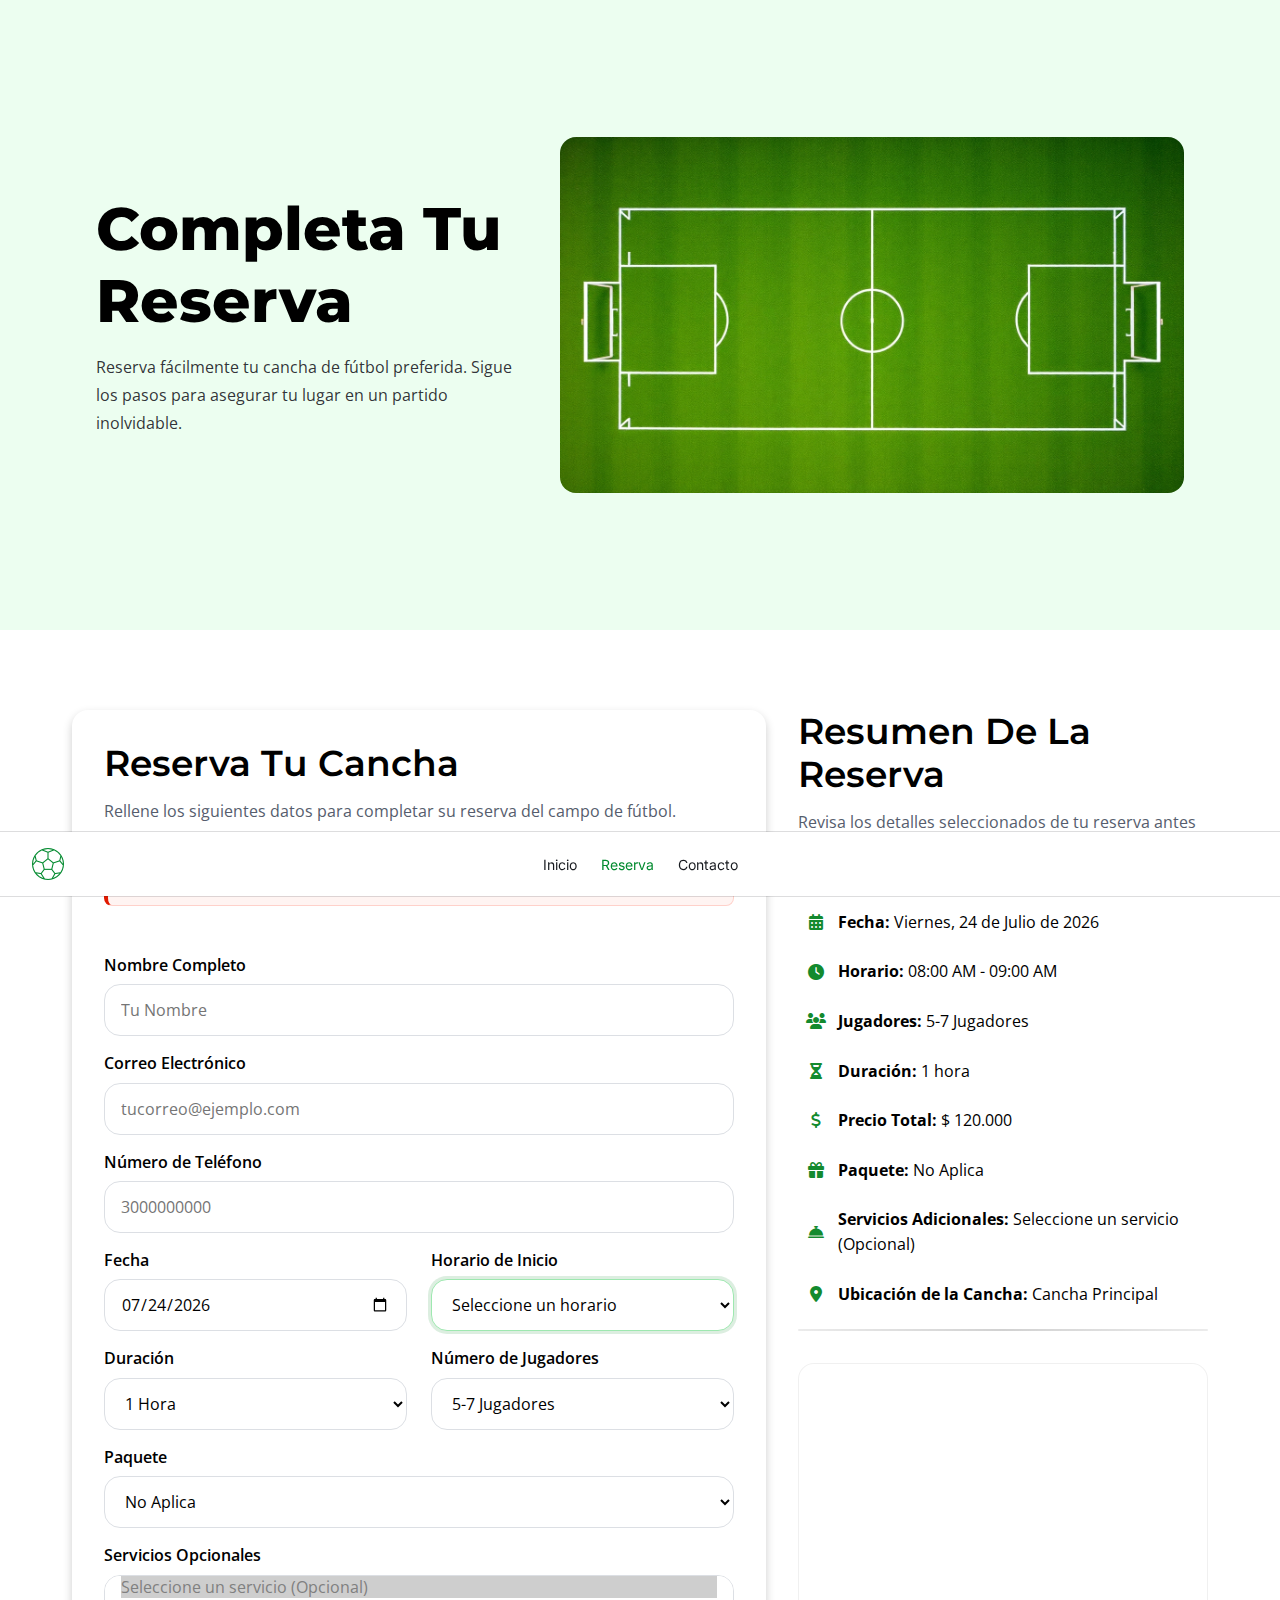
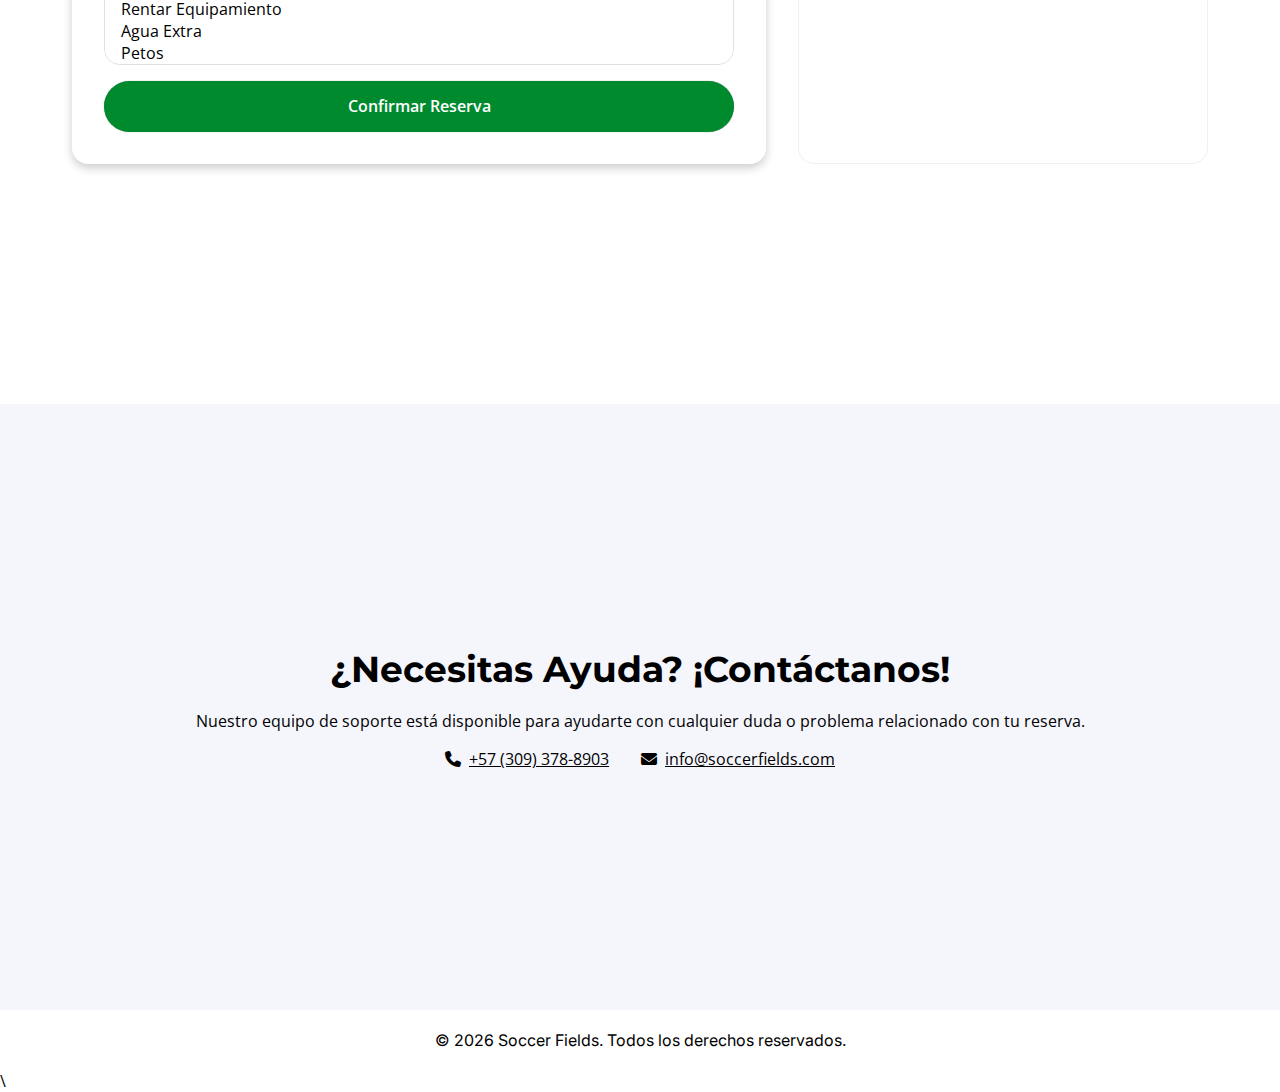
<file: pagos.html>
<!DOCTYPE html>
<html lang="es">

<head>
    <meta charset="UTF-8">
    <meta name="viewport" content="width=device-width, initial-scale=1.0">
    <title>Soccer Fields - Reserva de Canchas de Fútbol en Barranquilla</title>
    <meta name="description"
        content="Reserva canchas de fútbol en Barranquilla de forma rápida y sencilla. Canchas con iluminación LED, estacionamiento, duchas modernas y césped sintético profesional.">
    <meta name="keywords"
        content="reserva de canchas, canchas de fútbol, Barranquilla, alquiler de canchas, soccer fields, fútbol 5, fútbol sintético">
    <meta name="author" content="Sebastian Llanos, Daniel Lopez & Carlos Villalobos">
    <meta name="robots" content="index, follow">
    <link rel="icon" href="img/soccerfieldslogo.png" type="image/x-icon">
    <link rel="stylesheet" href="css/pagos.css">
    <link rel="stylesheet" href="https://cdnjs.cloudflare.com/ajax/libs/font-awesome/6.5.0/css/all.min.css">
</head>

<body>
    <header class="header">
        <nav class="header__nav" aria-label="Menú principal">
            <!-- Logo -->
            <a href="index.html" class="header__logo-link">
                <img class="header__logo" src="img/soccerfieldslogo.png" height="32" width="32" alt="Logo Soccer Fields"
                    loading="lazy">
            </a>

            <!-- Menú de navegación -->
            <ul class="header__ul">
                <li class="header__nav--item"><a href="#inicio" class="onscreen">Inicio</a></li>
                <li class="header__nav--item"><a href="#formulario__reserva">Reserva</a></li>
                <li class="header__nav--item"><a href="#contacto">Contacto</a></li>
                <span class="hover-underline" aria-hidden="true"></span>
            </ul>

            <!-- Botón Hamburger (solo móvil) -->
            <button class="nav__hamburger" aria-label="Abrir menú" aria-controls="menu-lista" aria-expanded="false">
                <span class="bar" aria-hidden="true"></span>
                <span class="bar" aria-hidden="true"></span>
                <span class="bar" aria-hidden="true"></span>
            </button>
        </nav>
    </header>
    <main>
        <!-- Confirmación de reserva -->
        <section id="inicio" class="reserva__hero" aria-labelledby="reserva-title">
            <div class="reserva__texto--container">
                <div class="reserva__texto">
                    <h1 class="reserva__title">Completa Tu Reserva</h1>
                    <p>Reserva fácilmente tu cancha de fútbol preferida. Sigue los pasos para asegurar tu lugar en un
                        partido inolvidable.</p>
                </div>
                <div class="reserva__imagen">
                    <img src="img/cancha_vista_aerea.png" alt="Vista aérea de una cancha de fútbol profesional"
                        width="1344" height="768" loading="lazy">
                </div>
            </div>
        </section>

        <!--Detalles de reservación-->
        <section id="formulario__reserva" class="formulario__reserva">
            <div class="formulario__container">
                <div class="formulario__container--text">
                    <h2 class="formulario__title">Reserva Tu Cancha</h2>
                    <p class="formulario__description">Rellene los siguientes datos para completar su reserva del campo
                        de fútbol.</p>
                    <span id="pago-error" class="error" hidden aria-live="polite"></span>
                </div>
                <!--Formulario de la Reserva-->
                <form class="formulario" action="#" method="post">
                    <div class="flex-container-column">
                        <label for="nombre_completo">Nombre Completo</label>
                        <input type="text" placeholder="Tu Nombre" name="nombre_completo" id="nombre_completo" required>
                    </div>

                    <div class="flex-container-column">
                        <label for="email">Correo Electrónico</label>
                        <input type="email" placeholder="tucorreo@ejemplo.com" name="email" id="email" required>
                    </div>

                    <div class="flex-container-column">
                        <label for="telefono">Número de Teléfono</label>
                        <input type="tel" placeholder="3000000000" name="telefono" id="telefono" required>
                    </div>

                    <!-- Fecha + Horario (fila con 2 columnas) -->
                    <div class="flex-container-row form-inputs-container">
                        <div class="flex-container-column">
                            <label for="fecha">Fecha</label>
                            <input type="date" name="fecha" id="fecha" required>
                        </div>

                        <div class="flex-container-column">
                            <label for="hora_inicio">Horario de Inicio</label>
                            <select name="hora_inicio" id="hora_inicio" required>
                                <option value="" disabled selected>Seleccione un horario</option>
                                <option value="8">08:00 AM</option>
                                <option value="9">09:00 AM</option>
                                <option value="10">10:00 AM</option>
                                <option value="11">11:00 AM</option>
                                <option value="12">12:00 PM</option>
                                <option value="13">01:00 PM</option>
                                <option value="14">02:00 PM</option>
                                <option value="15">03:00 PM</option>
                                <option value="16">04:00 PM</option>
                                <option value="17">05:00 PM</option>
                                <option value="18">06:00 PM</option>
                                <option value="19">07:00 PM</option>
                                <option value="20">08:00 PM</option>
                            </select>
                        </div>
                    </div>

                    <!-- Duración + Número de jugadores -->
                    <div class="flex-container-row form-inputs-container">
                        <div class="flex-container-column">
                            <label for="duracion">Duración</label>
                            <select name="duracion" id="duracion" required>
                                <option value="1">1 Hora</option>
                                <option value="2">2 Horas</option>
                                <option value="3">3 Horas</option>
                            </select>
                        </div>

                        <div class="flex-container-column">
                            <label for="numero_jugadores">Número de Jugadores</label>
                            <select name="numero_jugadores" id="numero_jugadores" required>
                                <option value="" disabled selected>Seleccione un servicio (Opcional)</option>
                                <option value="5_7">5-7 Jugadores</option>
                                <option value="7_11">7-11 Jugadores</option>
                                <option value="10_14">10-14 Jugadores</option>
                                <option value="14_18">14-18 Jugadores</option>
                            </select>
                        </div>
                    </div>

                    <div class="flex-container-column">
                        <label for="paquete">Paquete</label>
                        <select name="paquete" id="paquete" required>
                            <option value="no_aplica">No Aplica</option>
                            <option value="medio_dia">Medio Día</option>
                            <option value="dia_completo">Día Completo</option>
                        </select>
                    </div>

                    <div class="flex-container-column">
                        <label for="servicios_opcionales">Servicios Opcionales</label>
                        <select name="servicios_opcionales" id="servicios_opcionales" multiple size="4">
                            <option value="" disabled selected>Seleccione un servicio (Opcional)</option>
                            <option value="rentar_equipamiento">Rentar Equipamiento</option>
                            <option value="agua_extra">Agua Extra</option>
                            <option value="petos">Petos</option>
                            <option value="comida">Comida</option>
                        </select>
                    </div>

                    <button type="submit" class="formulario__boton">Confirmar Reserva</button>
                </form>
            </div>
            <!--Resumen de la Reserva-->
            <div class="resumen__reserva">
                <div class="resumen__reserva--text">
                    <h2 class="resumen__titulo">Resumen De La Reserva</h2>
                    <p class="resumen__descripcion">Revisa los detalles seleccionados de tu reserva antes de confirmar.
                    </p>
                </div>
                <ul class="resumen__lista">
                    <li class="resumen__item flex-container-row-summary">
                        <i class="fa-solid fa-calendar-days resumen__icon" aria-hidden="true"></i>
                        <p class="resumen__texto"><strong>Fecha:</strong> <span id="resumen-fecha"></span></p>
                    </li>
                    <li class="resumen__item flex-container-row-summary">
                        <i class="fa-solid fa-clock resumen__icon" aria-hidden="true"></i>
                        <p class="resumen__texto"><strong>Horario:</strong> <span id="resumen-horario"></span></p>
                    </li>
                    <li class="resumen__item flex-container-row-summary">
                        <i class="fa-solid fa-users resumen__icon" aria-hidden="true"></i>
                        <p class="resumen__texto"><strong>Jugadores:</strong> <span id="resumen-jugadores"></span></p>
                    </li>
                    <li class="resumen__item flex-container-row-summary">
                        <i class="fa-solid fa-hourglass-half resumen__icon" aria-hidden="true"></i>
                        <p class="resumen__texto"><strong>Duración:</strong> <span id="resumen-duracion"></span></p>
                    </li>
                    <li class="resumen__item flex-container-row-summary">
                        <i class="fa-solid fa-dollar-sign resumen__icon" aria-hidden="true"></i>
                        <p class="resumen__texto"><strong>Precio Total:</strong> <span id="resumen-precio"></span></p>
                    </li>
                    <li class="resumen__item flex-container-row-summary">
                        <i class="fa-solid fa-gift resumen__icon" aria-hidden="true"></i>
                        <p class="resumen__texto"><strong>Paquete:</strong> <span id="resumen-paquete"></span></p>
                    </li>
                    <li class="resumen__item flex-container-row-summary">
                        <i class="fa-solid fa-bell-concierge resumen__icon" aria-hidden="true"></i>
                        <p class="resumen__texto"><strong>Servicios Adicionales:</strong> <span id="resumen-servicios"></span></p>
                    </li>
                    <li class="resumen__item flex-container-row-summary">
                        <i class="fa-solid fa-location-dot resumen__icon" aria-hidden="true"></i>
                        <p class="resumen__texto"><strong>Ubicación de la Cancha:</strong> Cancha Principal</p>
                    </li>
                </ul>
                <div class="separation_bar"></div>
                <div class="resumen__mapa">
                    <iframe
                        src="https://www.google.com/maps/embed?pb=!1m18!1m12!1m3!1d62667.481335709665!2d-74.85917463810857!3d10.984676589094166!2m3!1f0!2f0!3f0!3m2!1i1024!2i768!4f13.1!3m3!1m2!1s0x8ef42d44d12ae605%3A0x2633844581b917b2!2sBarranquilla%2C%20Atlantico!5e0!3m2!1sen!2sco!4v1757264559793!5m2!1sen!2sco"
                        allowfullscreen="" loading="lazy" referrerpolicy="no-referrer-when-downgrade"
                        title="Mapa de ubicación" aria-label="Mapa de ubicación de la cancha"></iframe>
                </div>
            </div>
        </section>

        <section id="contacto" class="contacto">
            <h2 class="contacto__titulo center">¿Necesitas Ayuda? ¡Contáctanos!</h2>
            <p class="contacto__descripcion center">
                Nuestro equipo de soporte está disponible para ayudarte
                con cualquier duda o problema relacionado con tu reserva.
            </p>

            <ul class="contacto__info">
                <li class="contacto__item">
                    <i class="fa-solid fa-phone contacto__icon" aria-hidden="true"></i>
                    <a href="tel:+573093788903" class="contacto__texto">+57 (309) 378-8903</a>
                </li>
                <li class="contacto__item">
                    <i class="fa-solid fa-envelope contacto__icon" aria-hidden="true"></i>
                    <a href="mailto:info@soccerfields.com" class="contacto__texto">
                        info@soccerfields.com
                    </a>
                </li>
            </ul>
        </section>
    </main>

    <!--Footer Contacto-->
    <footer role="contentinfo" class="footer">
        <p class="center">&copy; <span id="year"></span> Soccer Fields. Todos los derechos reservados.</p>
    </footer>
    <script src="js/effects/hamburgerMenuScripts.js"></script>
    <script src="js/effects/slidingHoverEffectPagos.js"></script>
    <script src="js/effects/activeLinkObserver.js"></script>
    <script src="js/effects/updateYear.js"></script>\
    <script type="module" src="js/pagos.js"></script>
</body>

</html>
</file>
<file: css/pagos.css>
@import url('https://fonts.googleapis.com/css2?family=Inter:ital,opsz,wght@0,14..32,100..900;1,14..32,100..900&display=swap');
@import url('https://fonts.googleapis.com/css2?family=Montserrat:ital,wght@0,100..900;1,100..900&family=Open+Sans:ital,wght@0,300..800;1,300..800&display=swap');

/* |RESET| */
*,
*::after,
*::before {
    margin: 0;
    padding: 0;
    box-sizing: border-box;
}

img {
    display: block;
    max-width: 100%;
    height: auto;
}

input,
button,
textarea,
label,
iframe {
    display: block;
}

input,
button,
textarea {
    font: inherit;
}

iframe {
    width: 100%;
    height: auto;
}

:root {
    /* FONTS */
    --FF-TEXT: "Open Sans", sans-serif;
    --FF-HEADINGS: "Montserrat", sans-serif;

    /* FONT SIZES */
    /* Tamaños base (máximo que debe tener cada fuente) */
    --FXS: 0.75rem;
    --FS: 1rem;
    --FM: 1.5rem;
    --FL: 2.25rem;
    --FXL: 3.75rem;

    /* Tamaños responsivos */
    --FXS-r: clamp(0.6rem, 2vw, var(--FXS));
    --FS-r: clamp(0.85rem, 2.5vw, var(--FS));
    --FM-r: clamp(1.2rem, 3vw, var(--FM));
    --FL-r: clamp(1.8rem, 4vw, var(--FL));
    --FXL-r: clamp(3rem, 5vw, var(--FXL));

    /* COLORS */
    --FONT-COLOR-HEADINGS: #171A1FFF;
    --FONT-COLOR-DESCRIPTIONS: #565D6DFF;
    --FONT-COLOR-PRICES: #008A2EFF;

    --BACKGROUND-COLOR-BUTTONS: #008A2EFF;
    --BACKGROUND-BOOKED-ITEM: #F3F4F6FF;

    --BACKGROUND-BUTTONS-HOVER: #046c2c;

    /* BORDERS */
    --BORDERS: 1px solid var(--BORDER-COLOR);
    --BORDER-RADIUS: 1rem;

    /*PADDINGS*/
    --PADDING-TITLES: 5vh 5vw;
    --PADDING-STATES-BUTTONS: 0.375rem 0.75rem;

    /*FORMULARIO*/
    --control-h: clamp(44px, 4.5vw, 52px);
    --control-radius: 1rem;
    --control-pad-x: 1rem;

    /*Para animaciones */
    --ease-smooth: cubic-bezier(.2, .7, .2, 1);
    --dur-fast: 120ms;
    --dur-med: 220ms;
    --ring: 0 0 0 3px rgba(19, 138, 46, .15);
    --ring-color: #9ee8b0;
    --surface: #fff;
    --surface-hover: #f7faf8;
}

/* || UTILITY CLASSES || */
.flex-container-column {
    display: flex;
    flex-flow: column nowrap;
    flex: 1;
    gap: 0.5rem;
}

.flex-container-row {
    display: flex;
    flex-flow: row nowrap;
    justify-content: space-between;
    align-items: center;
    gap: 1.5rem;
}


.onscreen {
    color: #008A2EFF;
    font-weight: 400;
}

.center {
    text-align: center;
}

.nowrap {
    white-space: nowrap;
}

.hover-underline {
    position: absolute;
    bottom: -0.3em;
    left: 0;
    height: 2px;
    width: 0;
    background-color: var(--BACKGROUND-COLOR-BUTTONS);
    transition: all 0.3s ease;
}

/* || GENERAL STYLES || */
html {
    scroll-behavior: smooth;
    font-family: var(--FF-TEXT);
    font-size: var(--FS-r);
    background-color: #FFF;
}

section {
    scroll-margin-top: 5rem;
}

h1 {
    font-size: var(--FXL-r);
}

.header,
.footer {
    font-family: "Inter", sans-serif;
    font-weight: 400;
}

h1,
h2,
h3 {
    font-family: var(--FF-HEADINGS);
}

p {
    font-size: var(--FS-r);
}

a:any-link {
    text-decoration: none;
}

/* ||HEADER|| */
.header__ul a:any-link {
    color: var(--FONT-COLOR-HEADINGS);
}

.header__ul a.onscreen {
    color: #008A2EFF;
}

.header__logo {
    filter: brightness(0) saturate(100%) invert(30%) sepia(99%) saturate(1150%) hue-rotate(115deg) brightness(91%) contrast(101%);
    margin-left: 2rem;
}


.header {
    position: fixed;
    top: 0;
    left: 0;
    width: 100%;
    background-color: #fff;
    height: 4rem;
    display: flex;
    justify-content: center;
    align-items: center;
    z-index: 9999;
    box-shadow: 0px 0px 1px #171a1fd9;
}

.header__nav {
    width: 100%;
    display: flex;
    flex-flow: row nowrap;
    justify-content: space-between;
    align-items: center;
    position: relative;
    z-index: 100;
}


.header__ul {
    list-style-type: none;
    display: flex;
    justify-content: center;
    font-size: 0.875rem;
    color: var(--FONT-COLOR-DESCRIPTIONS);
    position: absolute;
    left: 50%;
    transform: translateX(-50%);
    font-weight: 400;
}

.header__ul li {
    padding: 0 0.75rem;
    font-weight: 400;
}

/*Hamburger menu */
.nav__hamburger {
    background: transparent;
    border: 0;
    padding: 0;
    appearance: none;
    -webkit-appearance: none;
    display: none;
}

.bar {
    display: block;
    width: 25px;
    height: 3px;
    margin: 3px auto;
    -webkit-transition: all 0.3s ease-in-out;
    transition: all 0.3s ease-in-out;
    background-color: var(--BACKGROUND-COLOR-BUTTONS);
}

/* || SECCION RESERVA ||*/
.reserva__hero {
    min-height: 70vh;
    position: relative;
    padding: var(--PADDING-TITLES);
    background-color: #ECFEF0FF;
    display: flex;
    justify-content: center;
    align-items: center;
}

.reserva__texto--container {
    display: flex;
    flex-flow: row nowrap;
    justify-content: space-between;
    align-items: center;
    gap: clamp(1rem, 4vw, 3rem);
    width: 100%;
    max-width: 1200px;
    padding: 4rem 2rem;
    margin-inline: auto;
}

/* Columna izquierda (TEXTO) */
.reserva__texto {
    flex: 1 1 40%;
    min-width: 280px;
    display: flex;
    flex-flow: column nowrap;
    align-items: center;
    justify-content: center;
}

/* Columna derecha (IMAGEN) */
.reserva__imagen {
    flex: 1 1 60%;
    min-width: 320px;
}

/* Imagen SIEMPRE al 100% del ancho de su columna */
.reserva__imagen img {
    width: 100%;
    height: auto;
    border-radius: 1rem;
    object-fit: cover;
}

/* Tipografía orientativa */
.reserva__title {
    margin-bottom: 1rem;
    font-size: var(--FXL-r);
    font-weight: 800;
    line-height: 1.2;
}

.reserva__texto p {
    color: #19191fe6;
    font-size: var(--FS-r);
    line-height: 1.75;
}

/* || FORMULARIO ||*/
#servicios_opcionales {
    height: 30%;
}

.formulario__reserva {
    scroll-margin-top: 2rem;
    padding: var(--PADDING-TITLES);
    display: flex;
    flex-flow: row nowrap;
    justify-content: center;
    align-items: stretch;
    gap: 2rem;
    padding-block: 5rem;
    padding-inline: 2rem;
    width: min(1200px, 100%);
    margin-inline: auto;
}

.formulario__container {
    flex: 1 1 60%;
    min-width: 320px;
    box-shadow: 0 0.25rem 0.625rem rgba(0, 0, 0, 0.2);
    padding: 2rem;
    border-radius: 1rem;
}

.resumen__reserva {
    flex: 1 1 35%;
    min-width: 280px;
    display: flex;
    flex-direction: column;
}

.formulario__container--text {
    display: flex;
    flex-flow: column nowrap;
    justify-content: flex-start;
    gap: 0.938rem;
    margin-bottom: 3rem;
}

.resumen__reserva--text {
    display: flex;
    flex-flow: column nowrap;
    justify-content: flex-start;
    gap: 0.938rem;
    margin-bottom: 3rem;
}

.formulario__container--text h2,
.resumen__reserva--text h2 {
    font-weight: 600;
    line-height: 1.2;
    font-size: var(--FL-r)
}

.resumen__reserva--text p,
.formulario__container--text p {
    font-family: "Open Sans", sans-serif;
    font-size: var(--FS-r);
    color: var(--FONT-COLOR-DESCRIPTIONS);
}

.formulario {
    display: flex;
    flex-flow: column nowrap;
    gap: 1rem;
}

form input,
form select,
form textarea {
    width: 100%;
    height: var(--control-h);
    min-height: var(--control-h);
    padding: 0 var(--control-pad-x);
    border: 1px solid #dcdfe4;
    border-radius: var(--control-radius);
    font: inherit;
    line-height: 1.2;
    background-color: #fff;
}

.formulario__boton {
    padding: 0 12px;
    display: flex;
    align-items: center;
    justify-content: center;
    font-size: 1.125rem;
    line-height: 1.2;
    font-weight: 600;
    width: 100%;
    border-radius: 9999px;
    box-shadow: 0px 0px 1px #171a1f91;
    border: none;
    color: #fff;
    background-color: var(--BACKGROUND-COLOR-BUTTONS);
    padding: 1rem;
    transition: background 0.3s ease;
}

.formulario__boton:hover {
    background-color: var(--BACKGROUND-BUTTONS-HOVER);
}

.resumen__lista {
    list-style: none;
}

.flex-container-row-summary {
    display: flex;
    flex-flow: row nowrap;
    justify-content: flex-start;
    align-items: center;
    gap: 1.5rem;
}

.resumen__lista {
    display: flex;
    flex-direction: column;
    gap: 0.75rem;
    list-style: none;
}

.resumen__item {
    display: flex;
    align-items: center;
    gap: 0.75rem;
}

.resumen__icon {
    flex: 0 0 20px;
    width: 20px;
    text-align: center;
    font-size: 1rem;
    line-height: 1;
}

.resumen__texto {
    flex: 1;
}

.separation_bar {
    width: 100%;
    height: 2px;
    background-color: #000000;
    margin: 1rem 0;
    border: none;
    border-radius: 1rem;
}

.resumen__mapa {
    flex: 1;
    border-radius: 1rem;
    overflow: hidden;
    margin-top: 1rem;
    display: flex;
}

.resumen__mapa iframe {
    flex: 1;
    width: 100%;
    height: 100%;
    border: 0;
}

form input,
form select {
    transition: border-color var(--dur-fast) var(--ease-smooth),
        box-shadow var(--dur-fast) var(--ease-smooth),
        background-color var(--dur-fast) var(--ease-smooth);
    background-color: #fff;
}

/* Hover leve de campo */
form input:hover,
form select:hover {
    background-color: #fafafa;
}


form input:focus-visible,
form select:focus-visible {
    outline: none;
    border-color: var(--ring-color);
    box-shadow: var(--ring);
}


.formulario__boton {
    transition: transform var(--dur-fast) var(--ease-smooth),
        box-shadow var(--dur-fast) var(--ease-smooth),
        background-color var(--dur-fast) var(--ease-smooth);
}

.formulario__boton:hover {
    transform: translateY(-1px);
    box-shadow: 0 8px 20px rgba(19, 138, 46, .25);
}

.formulario__boton:active {
    transform: translateY(0);
    box-shadow: 0 2px 6px rgba(0, 0, 0, .2);
}

.formulario__boton:focus-visible {
    outline: none;
    box-shadow: var(--ring);
}

.resumen__item {
    padding: .4rem .5rem;
    border-radius: .5rem;
    transition: background-color var(--dur-fast) var(--ease-smooth),
        transform var(--dur-fast) var(--ease-smooth);
}

.resumen__item:hover {
    background-color: var(--surface-hover);
}

.resumen__item:active {
    transform: translateX(1px);
}

.resumen__icon {
    color: #138a2e;
    transition: color var(--dur-fast) var(--ease-smooth), transform var(--dur-fast) var(--ease-smooth);
}

.resumen__item:hover .resumen__icon {
    transform: scale(1.05);
}

.separation_bar {
    position: relative;
    overflow: hidden;
    background: linear-gradient(90deg, rgba(0, 0, 0, .08), rgba(0, 0, 0, .18), rgba(0, 0, 0, .08));
    transition: opacity var(--dur-fast) var(--ease-smooth);
}

.separation_bar:hover {
    opacity: .9;
}

.resumen__mapa {
    box-shadow: inset 0 0 0 1px rgba(0, 0, 0, .06);
    transition: box-shadow var(--dur-fast) var(--ease-smooth);
}

.resumen__mapa:hover {
    box-shadow: inset 0 0 0 1px rgba(0, 0, 0, .12);
}

/* Labels del formulario */
.formulario label,
.flex-container-column>label {
    font-size: var(--FS-r);
    line-height: 1.4;
    font-weight: 600;
}

/* Inputs/Selects heredan del body (ya tienes alturas responsive) */
form input,
form select {
    font-size: var(--FS-r);
}

/* Botón principal */
.formulario__boton {
    font-size: var(--FS-r);
}

/* Lista de resumen */
.resumen__texto {
    font-size: var(--FS-r);
    line-height: 1.55;
}

/* Mensaje de error */
#pago-error[hidden] {
    display: none;
}

#pago-error {
    display: block;
    margin-top: .5rem;
    font-size: .95rem;
    line-height: 1.3;
    color: #b42318;
    background: #fff4f2;
    border: 1px solid #ffd1ca;
    border-left: 4px solid #e11900;
    padding: .6rem .75rem .6rem 2.25rem;
    border-radius: .5rem;
    position: relative;
}


#pago-error::before {
    content: "⚠️";
    position: absolute;
    left: .6rem;
    top: 50%;
    transform: translateY(-50%);
    font-size: 1rem;
}


@keyframes pop-in {
    0% {
        transform: scale(.98);
        opacity: 0;
    }

    100% {
        transform: scale(1);
        opacity: 1;
    }
}

@keyframes shake {

    0%,
    100% {
        transform: translateX(0);
    }

    15% {
        transform: translateX(-4px);
    }

    30% {
        transform: translateX(4px);
    }

    45% {
        transform: translateX(-3px);
    }

    60% {
        transform: translateX(3px);
    }

    75% {
        transform: translateX(-2px);
    }
}

/* apply when shown */
#pago-error.is-visible {
    animation: pop-in .18s ease-out, shake .5s ease-in-out .18s;
}


/* || CONTACTO ||*/
.contacto {
    background-color: #f5f5fc;
    margin-top: 10rem;
    padding: 15rem 3rem;
    display: flex;
    flex-flow: column nowrap;
    justify-content: center;
    align-items: center;
}

.contacto__titulo {
    font-size: var(--FL-r);
    line-height: 1.4;
    font-weight: 700;
}

.contacto__descripcion {
    font-size: var(--FS-r);
    margin: 1rem 0;
}

.contacto__info {
    display: flex;
    flex-flow: row nowrap;
    justify-content: space-between;
    align-items: center;
    list-style: none;
    gap: 2rem;
}

.contacto__info .contacto__item a:any-link {
    color: #000;
    text-decoration: underline;
}

.contacto__item {
    display: flex;
    flex-flow: row nowrap;
    align-items: center;
    gap: 0.5rem;
}


/* || Footer || */
.footer {
    padding: 1.25rem 5vw;
}


@media (max-width: 768px) {

    /*Utility Classes */
    .hover-underline {
        display: none;
    }

    /* NAVBAR */
    .header__ul {
        display: flex;
        flex-direction: column;
        position: absolute;
        top: 100%;
        left: 0;
        width: 100%;
        background-color: #fff;
        text-align: center;
        transform: scaleY(0);
        transform-origin: top;
        transition: transform 0.3s ease;
        padding: 0;
        gap: 1.5rem;
        border-radius: 0 0 1rem 1rem;
        z-index: 500;
        overflow: hidden;
    }

    .header__ul.active {
        transform: scaleY(1);
        padding: 2rem 0;
    }

    .nav__hamburger {
        display: flex;
        position: relative;
        width: 30px;
        height: 24px;
        cursor: pointer;
        margin-right: 2rem;
    }

    .header__nav--item {
        margin: 1rem 0;
    }

    .nav__hamburger .bar {
        position: absolute;
        left: 0;
        width: 100%;
        height: 3px;
        margin: 0;
        /* ← elimina el margin heredado */
        background-color: var(--BACKGROUND-COLOR-BUTTONS);
        border-radius: 2px;
        transition: transform 0.3s ease, opacity 0.3s ease, top 0.3s ease, bottom 0.3s ease;
    }

    .nav__hamburger .bar:nth-child(1) {
        top: 0;
    }

    .nav__hamburger .bar:nth-child(2) {
        top: 50%;
        transform: translateY(-50%);
    }

    .nav__hamburger .bar:nth-child(3) {
        bottom: 0;
    }

    .nav__hamburger.active .bar:nth-child(1) {
        top: 50%;
        transform: translateY(-50%) rotate(45deg);
    }

    .nav__hamburger.active .bar:nth-child(2) {
        opacity: 0;
    }

    .nav__hamburger.active .bar:nth-child(3) {
        bottom: auto;
        top: 50%;
        transform: translateY(-50%) rotate(-45deg);
    }

    .header__logo {
        width: 30px;
        height: auto;
    }

    /* HERO */
    .reserva__texto--container {
        flex-flow: column nowrap;
        align-items: stretch;
        /* que ocupen todo el ancho */
        padding: 2rem 1rem;
        /* opcional: reduce padding lateral */
    }

    .reserva__texto,
    .reserva__imagen {
        width: 100%;
        /* ocupan el 100% del ancho */
        min-width: unset;
        /* anula el min-width que pusiste en desktop */
        flex: 1 1 auto;
        /* que puedan crecer y encogerse */
    }

    /* Formulario */
    .formulario__reserva {
        flex-flow: column nowrap;
        gap: 1.25rem;
        padding-block: 2rem;
        padding-inline: 1rem;
    }

    .formulario__container,
    .resumen__reserva {
        width: 100%;
        flex: 1 1 auto;
        min-width: 0;
    }

    .formulario__container {
        padding: 1rem;
    }

    .flex-container-row.form-inputs-container {
        flex-flow: column nowrap;
        justify-content: flex-start;
        align-items: stretch;
        flex: 1;
        width: 100%;
    }

    .separation_bar {
        display: none;
    }

    .formulario__container {
        padding: 1rem;
        /* menos padding arriba/abajo y un respiro lateral */
    }

    .formulario__container,
    .resumen__reserva {
        width: 100%;
        /* asegura que ocupen todo el ancho sin overflow */
    }

    /* CONTACTO */
    .contacto {
        justify-content: flex-start;
        align-items: center;
    }

    .contacto__info {
        flex-flow: column;
        gap: 0.5rem;
    }

    .contacto__item {
        gap: 0;
    }

    .contacto__icon,
    .contacto__icon::before {
        display: none;
    }

}

@media (max-width: 820px) {
    .flex-container-row.form-inputs-container {
        flex-flow: column nowrap;
        justify-content: flex-start;
        align-items: stretch;
        flex: 1;
        width: 100%;
    }
}
</file>
